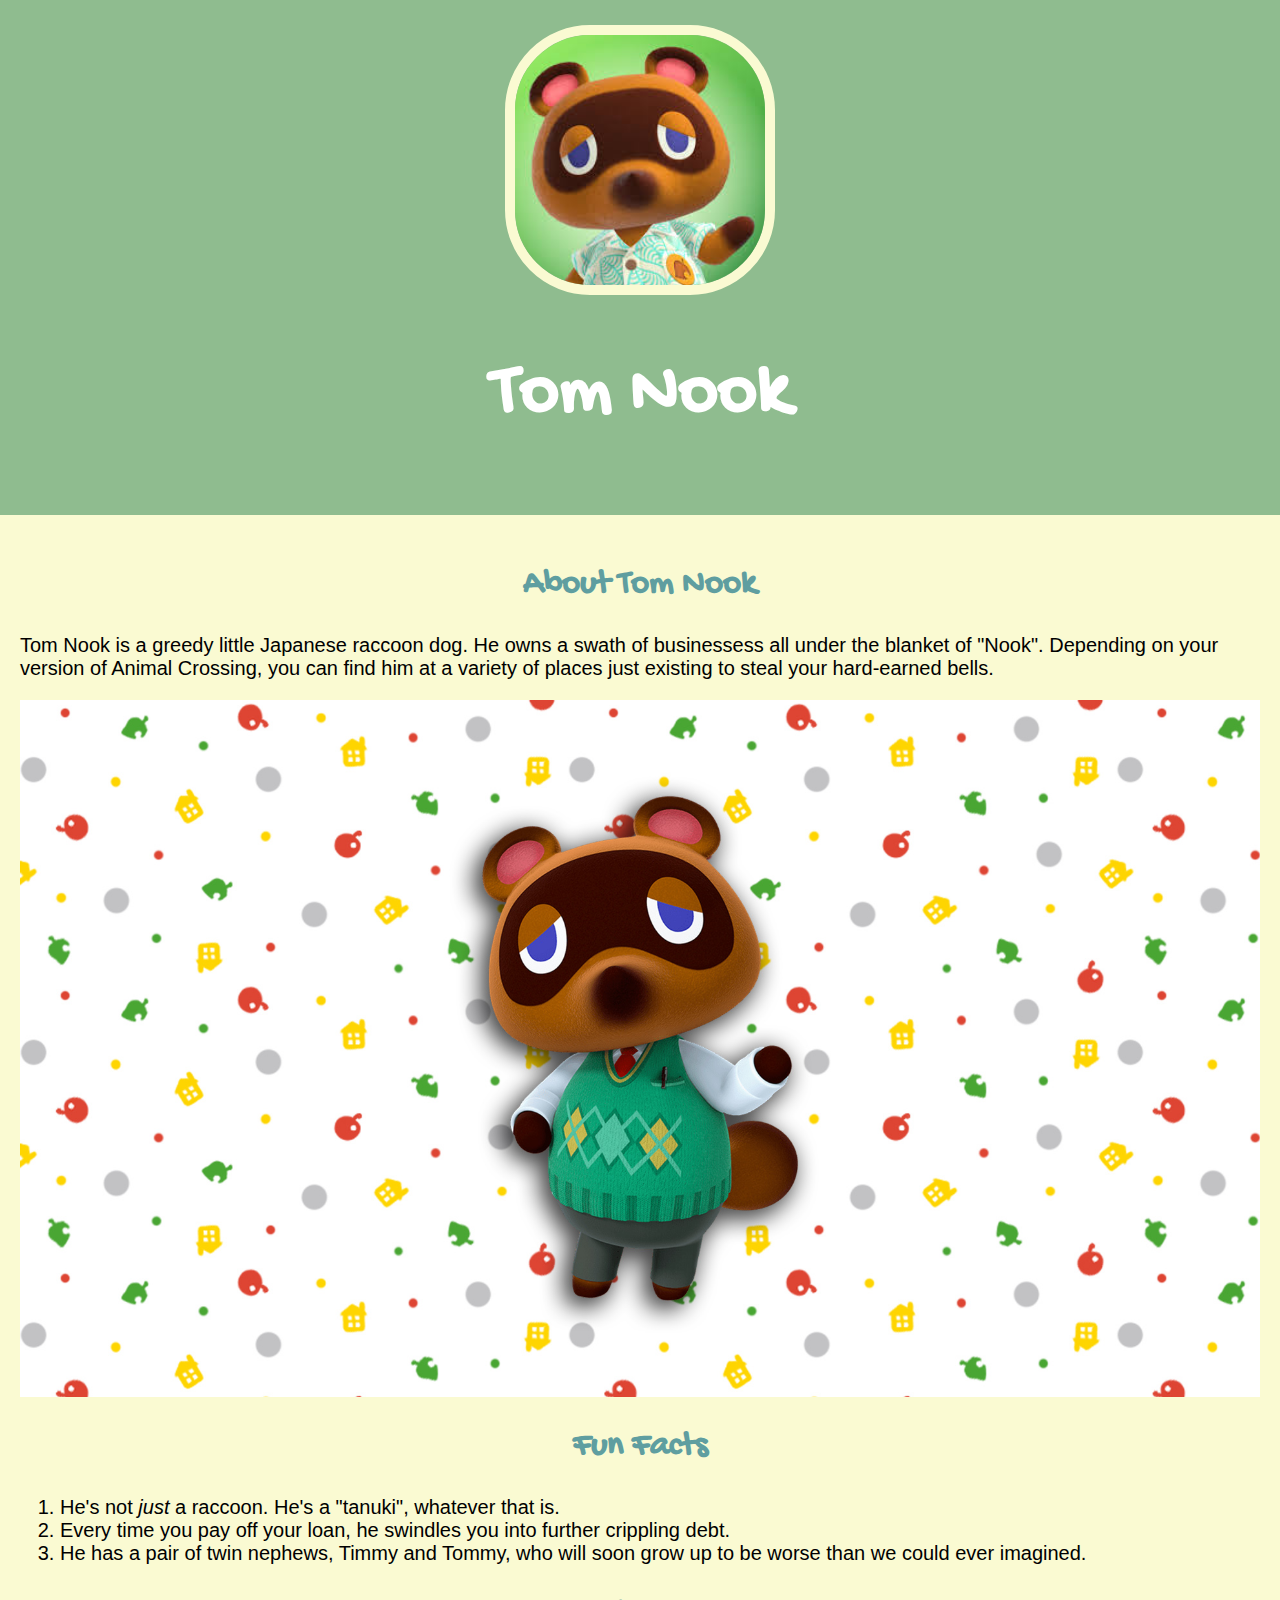
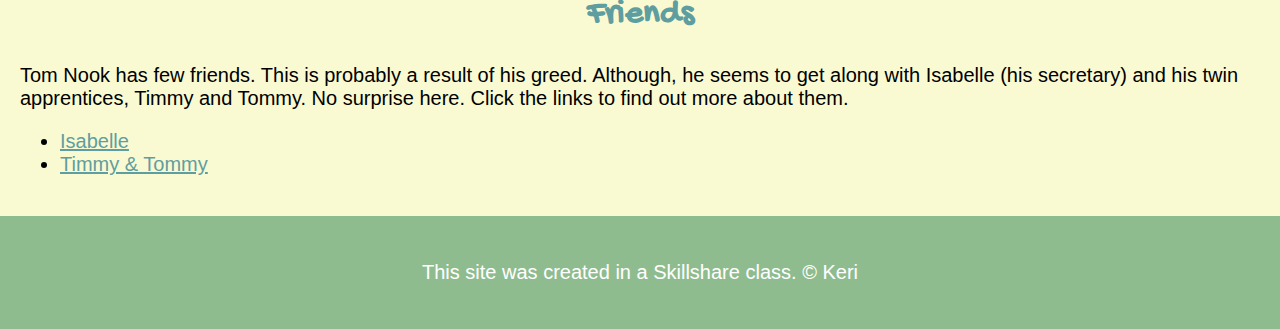
<file: index.html>
<!DOCTYPE html>
<html>
<head>
	<title>Tom Nook</title>
	<link rel="icon" href="img/tomnook-avatar.jpeg">
	<link href="https://fonts.googleapis.com/css2?family=Gochi+Hand&display=swap" rel="stylesheet">
	<link rel="stylesheet" type="text/css" href="css/hero.css">
</head>
<body>
	<!-- header element -->
	<header>
		<img src="img/tomnook-avatar.jpeg">
		<h1>Tom Nook</h1>
	</header>

	<!-- main element -->
	<main>
		<h2>About Tom Nook</h2>
		<p>Tom Nook is a greedy little Japanese raccoon dog. He owns a swath of businessess all under the blanket of "Nook". Depending on your version of Animal Crossing, you can find him at a variety of places just existing to steal your hard-earned bells.</p>
		<img src="img/tomnook-main.jpg" class="center">
		<!-- fun facts -->
		<h2>Fun Facts</h2>
		<ol>
			<li>He's not <i>just</i> a raccoon. He's a "tanuki", whatever that is.</li>
			<li>Every time you pay off your loan, he swindles you into further crippling debt.</li>
			<li>He has a pair of twin nephews, Timmy and Tommy, who will soon grow up to be worse than we could ever imagined.</li>
		</ol>
		<!-- friends -->
		<h2>Friends</h2>
		<p>Tom Nook has few friends. This is probably a result of his greed. Although, he seems to get along with Isabelle (his secretary) and his twin apprentices, Timmy and Tommy. No surprise here. Click the links to find out more about them.</p>
		<ul>
			<li><a target="_blank" href="https://en.wikipedia.org/wiki/Isabelle_(Animal_Crossing)">Isabelle</a></li>
			<li><a target="_blank" href="https://animalcrossing.fandom.com/wiki/Timmy_and_Tommy">Timmy & Tommy</a></li>
		</ul>

	</main>
	<!-- footer element -->
	<footer>
		<p>This site was created in a Skillshare class. &copy; Keri</p>
	</footer>
</body>
</html>
</file>
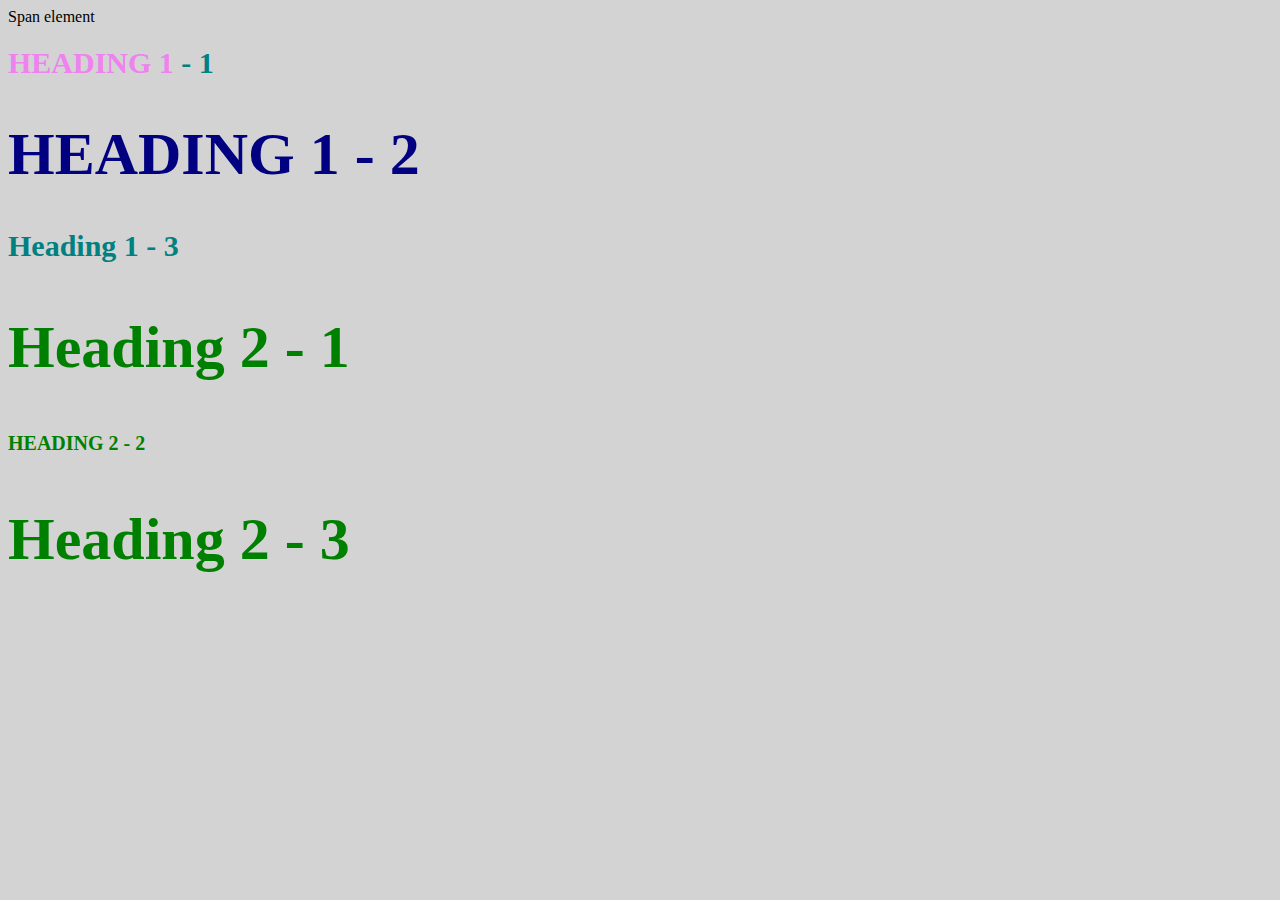
<file: style-test.html>
<!DOCTYPE html>
<html>
<head>
	<title>Style test</title>
	<link rel="stylesheet" type="text/css" href="css/test.css">
</head>
<body>
	<span>Span element</span>
	<h1 class="uppercase"><span>Heading 1</span> - 1</h1>
	<h1 class="big uppercase">Heading 1 - 2</h1>
	<h1>Heading 1 - 3</h1>
	<h2 class="big">Heading 2 - 1</h2>
	<h2 class="uppercase">Heading 2 - 2</h2>
	<h2 class="big">Heading 2 - 3</h2>

</body>
</html>
</file>
<file: css/hero.css>
body{
	margin: 0;
	font-family: 'Helvetica', 'Arial', 'Sans-serif';
	font-size: 20px;

}
header{
	background-color: darkseagreen;
	text-align: center;
	padding-top: 25px;
	padding-bottom: 25px;
}

h1, h2{font-family: 'Gochi Hand', cursive;

}
header h1{
	color: white;
	font-size: 75px;


}
header img{
	border-radius: 85px;
	width: 250px;
	border: 10px solid #FAFAD2;

}
main{
	margin: 0;
	padding: 20px 20px 20px 20px;
	background-color: #FAFAD2;
}

main img{display: block;
	margin: auto;
	width: 100%;


}

h2{
	font-size: 35px;
	color:cadetblue;
	text-align: center;
}

a{color: cadetblue;
}
a:hover{color: white;
	background-color: darkseagreen;}

footer{
	background-color: darkseagreen;
	text-align: center;
	color: white;
	padding-top: 25px;
	padding-bottom: 25px;
}
</file>
<file: css/test.css>
body{background-color: lightgrey;}
	h1{font-size: 30px;
		color: teal;}
	h2{
		color: red;
		font-size: 20px;
	}
	h2{
		color: green;
	}

	.big{font-size: 60px;}

	.uppercase{text-transform: uppercase;}

	.big.uppercase{color: navy;}

	h1 span{color: violet;}
</file>
